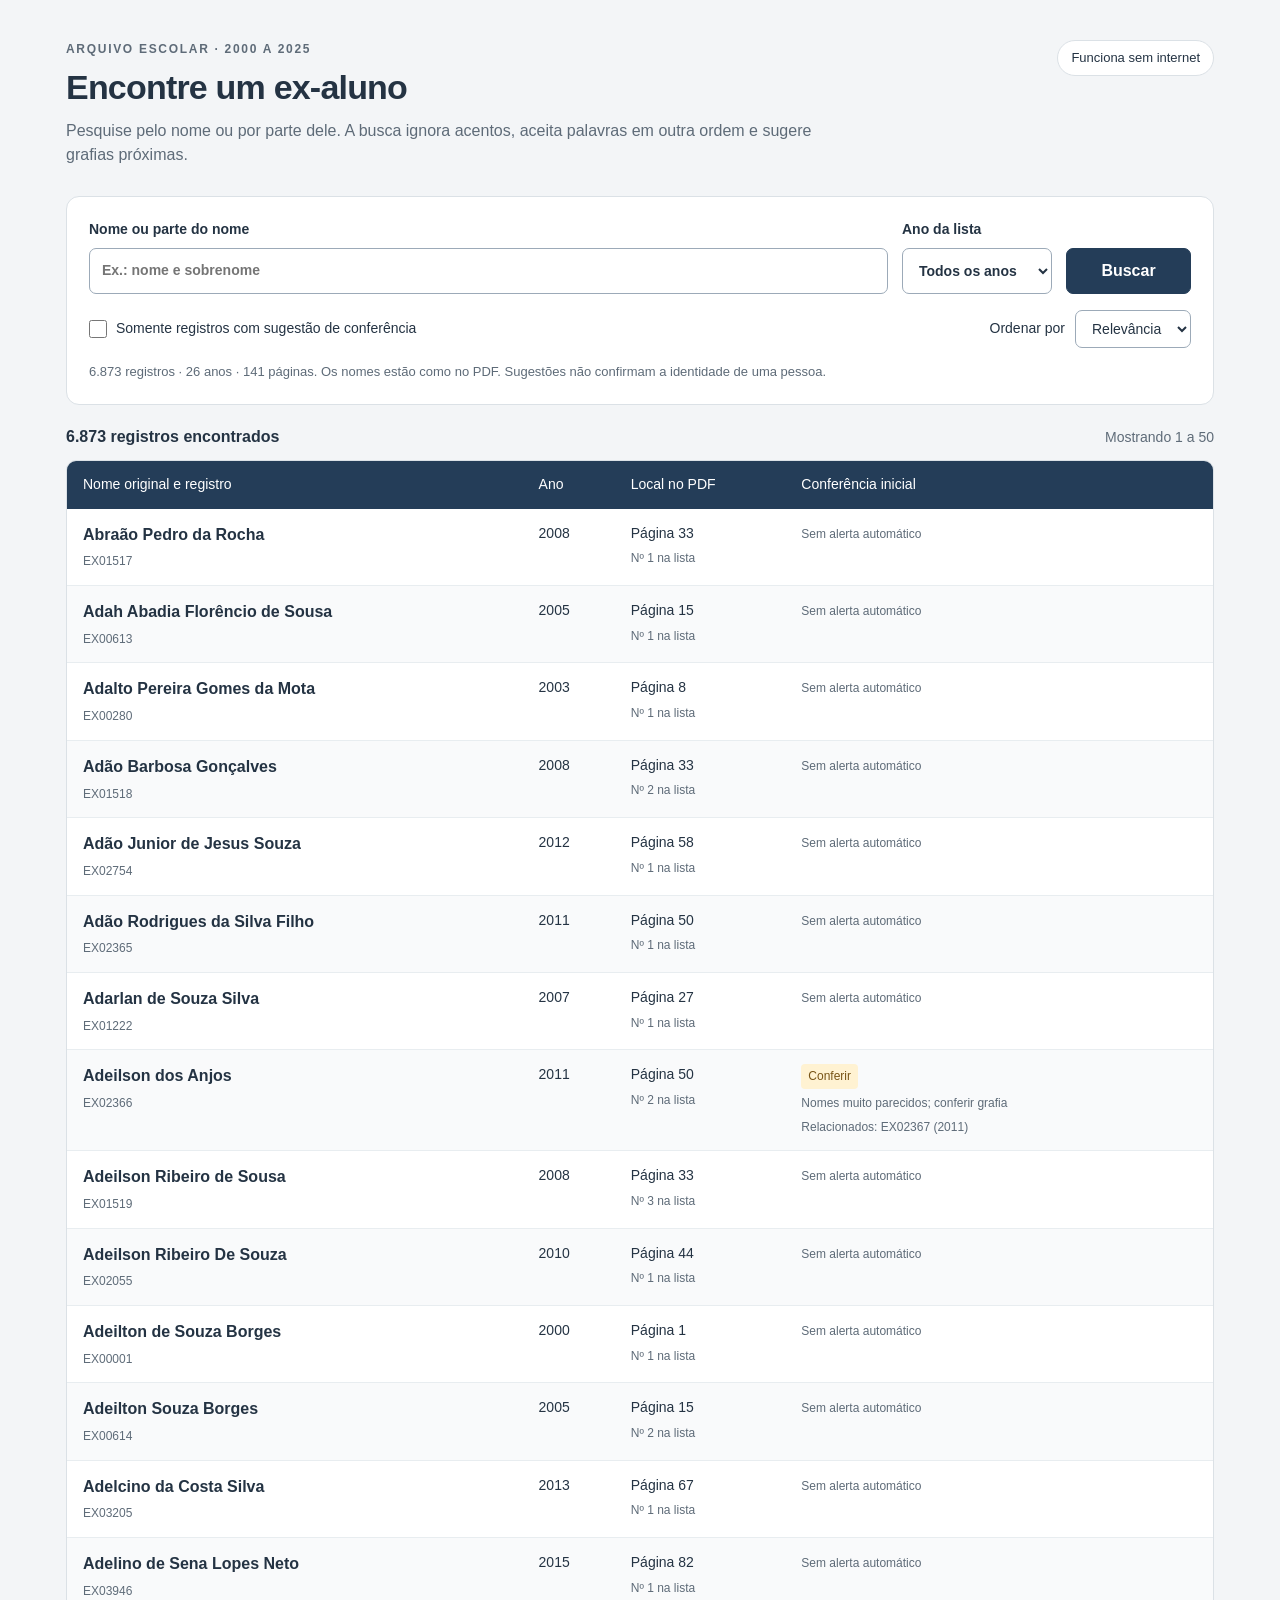
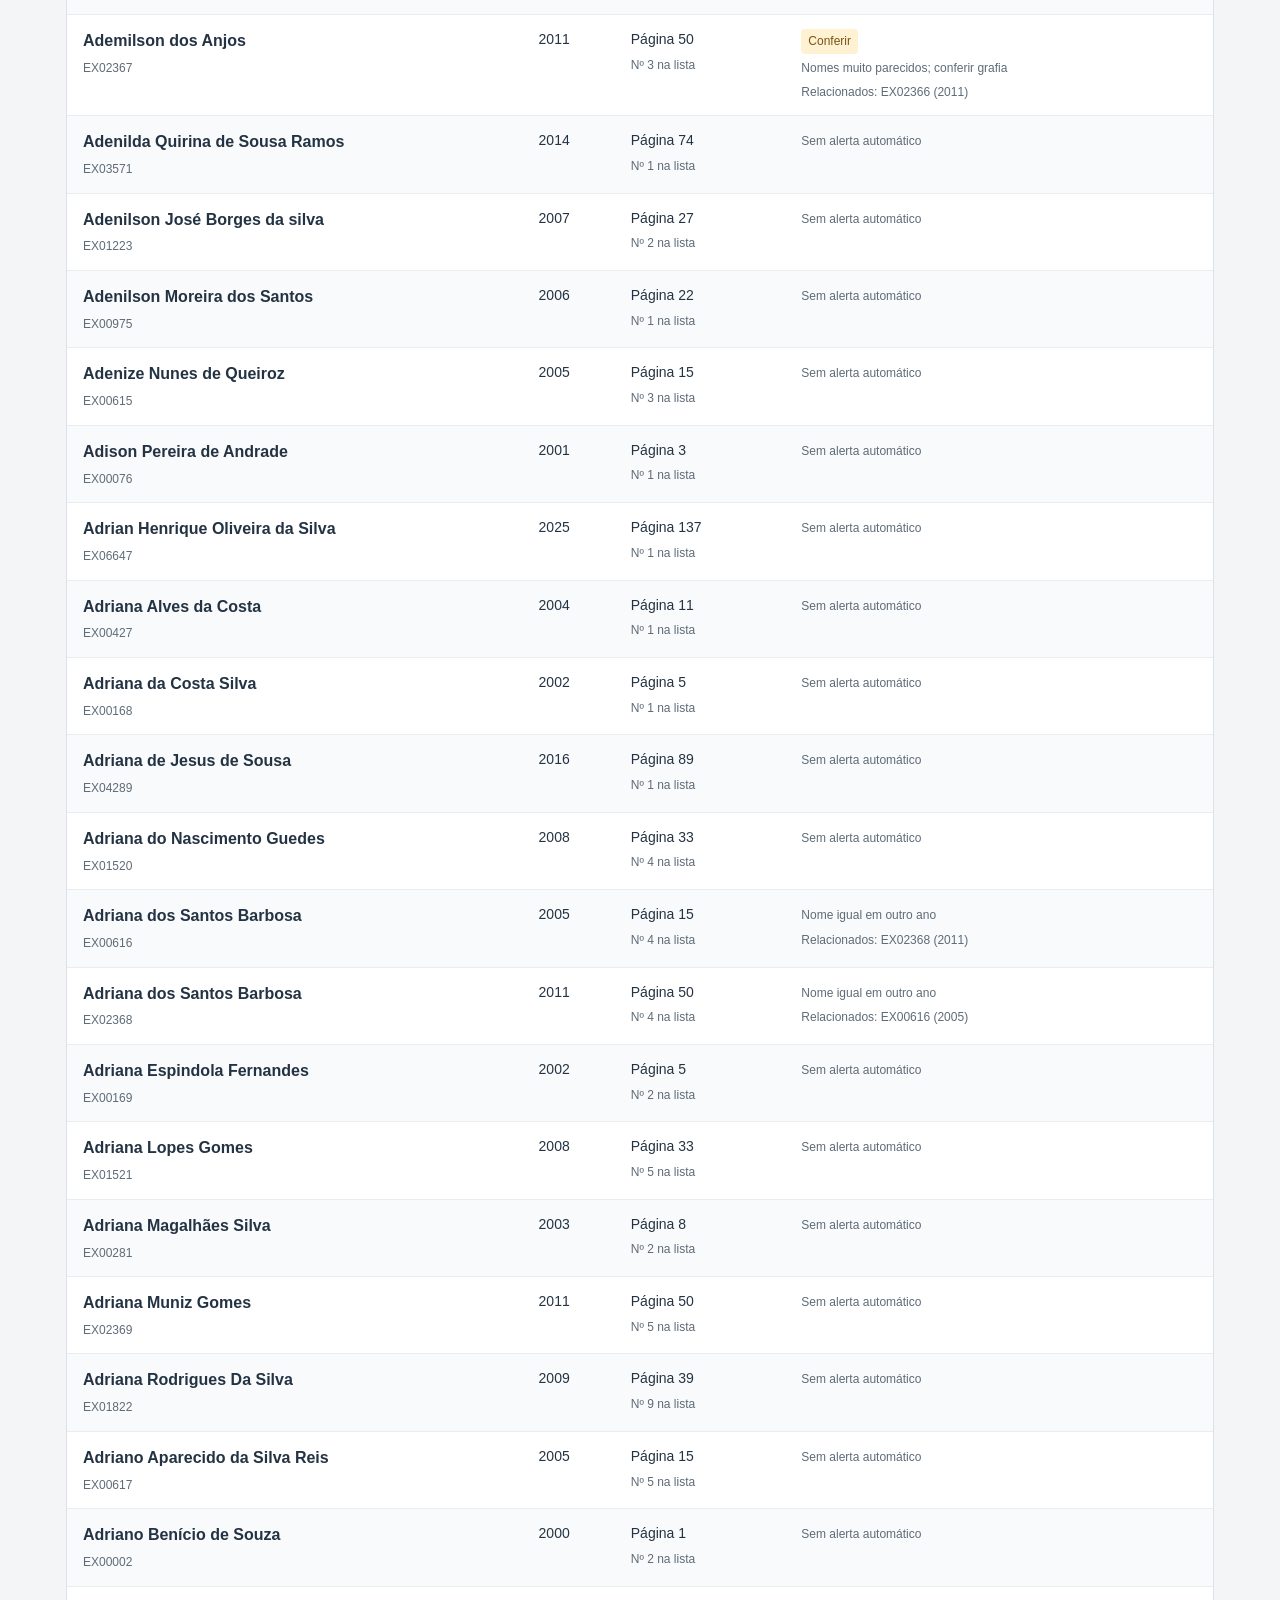
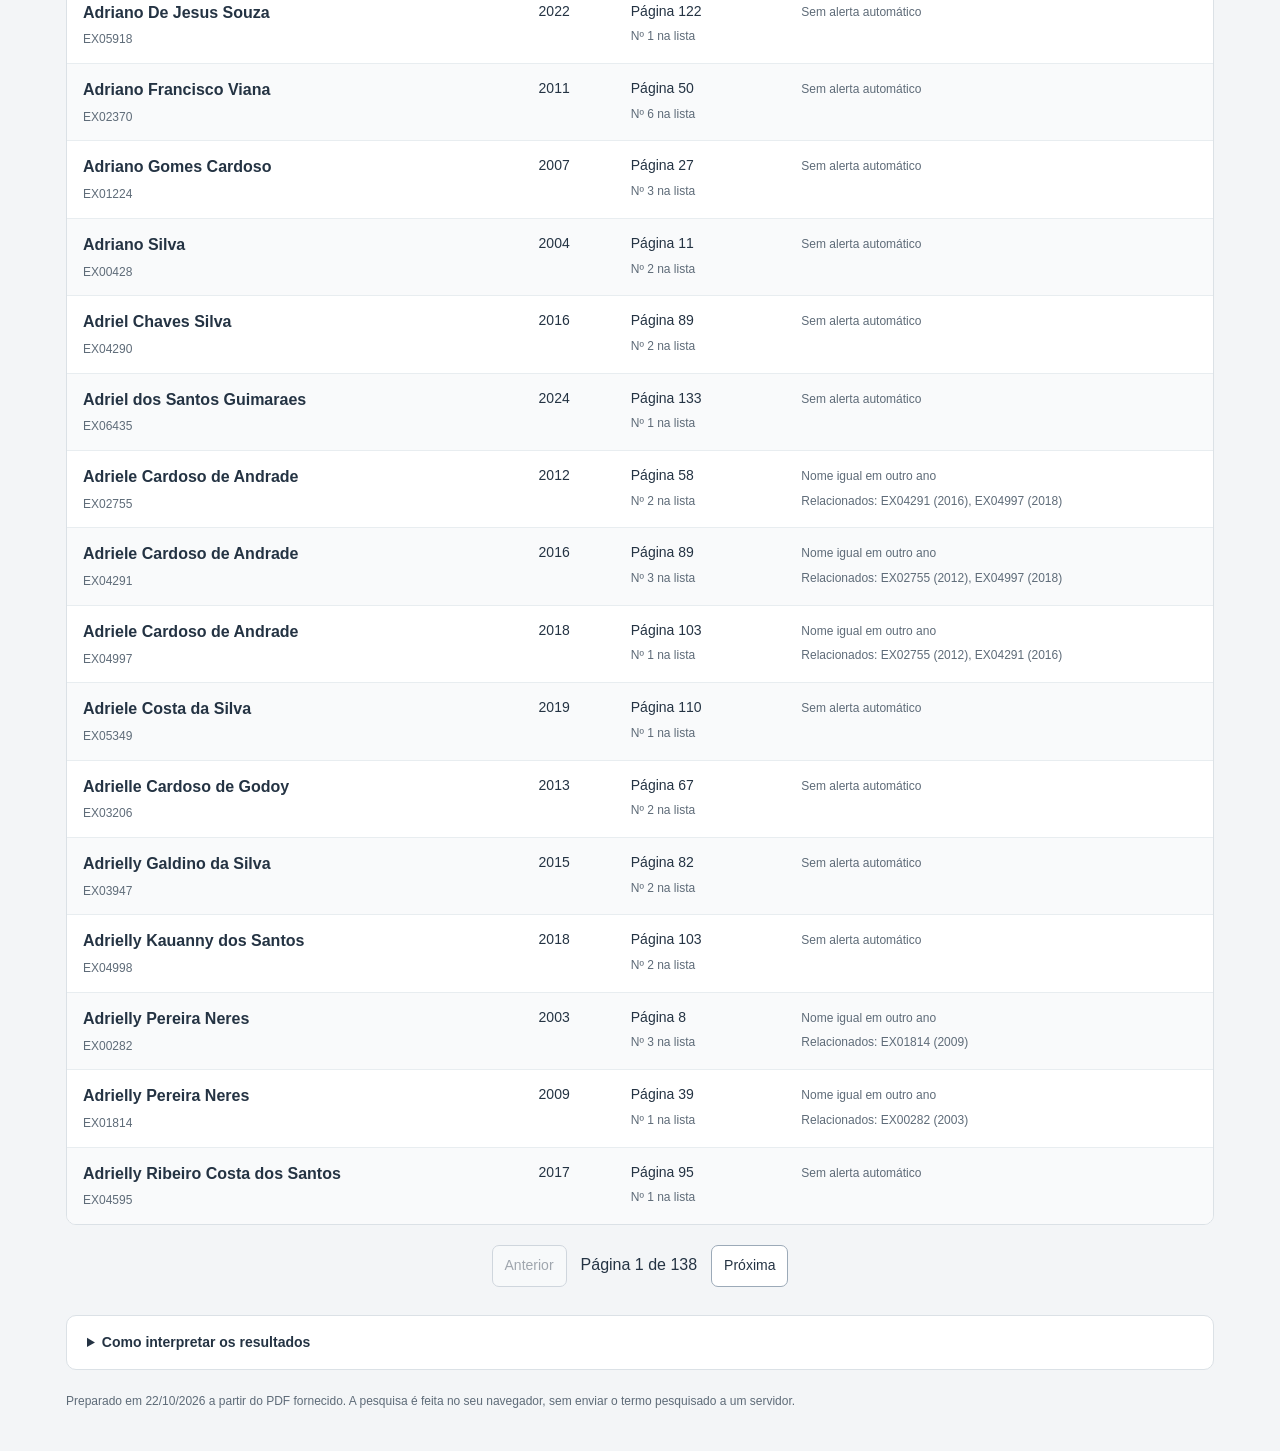
<file: index.html>
<!doctype html>
<html lang="pt-BR">
<head><meta charset="utf-8"><meta name="viewport" content="width=device-width,initial-scale=1"><meta name="description" content="Consulta de registros de ex-alunos de 2000 a 2025, com filtros por ano e busca por nomes semelhantes.">
<link rel="icon" href="./favicon.svg" type="image/svg+xml">
<title>Busca de ex-alunos · 2000–2025</title>
<link rel="stylesheet" href="./styles.css"></head>
<body><main><header><div><div class="eyebrow">Arquivo escolar · 2000 a 2025</div><h1>Encontre um ex-aluno</h1><p>Pesquise pelo nome ou por parte dele. A busca ignora acentos, aceita palavras em outra ordem e sugere grafias próximas.</p></div><span class="offline">Funciona sem internet</span></header>
<section class="box" aria-label="Pesquisa"><form id="searchForm"><label>Nome ou parte do nome<input id="query" type="search" placeholder="Ex.: nome e sobrenome" autocomplete="off"></label><label>Ano da lista<select id="year"><option value="">Todos os anos</option></select></label><button class="primary" type="submit">Buscar</button></form><div class="settings"><label class="check"><input id="reviewOnly" type="checkbox">Somente registros com sugestão de conferência</label><label class="sort">Ordenar por<select id="sort"><option value="relevance">Relevância</option><option value="name">Nome</option><option value="year">Ano</option></select></label></div><p class="help">6.873 registros · 26 anos · 141 páginas. Os nomes estão como no PDF. Sugestões não confirmam a identidade de uma pessoa.</p></section>
<div class="summary"><div id="resultCount" role="status" aria-live="polite"></div><div id="queryHint"></div></div>
<div class="table-wrap"><table><caption class="sr">Resultados da consulta de ex-alunos</caption><thead><tr><th>Nome original e registro</th><th>Ano</th><th>Local no PDF</th><th>Conferência inicial</th></tr></thead><tbody id="rows"></tbody></table></div>
<nav class="pager" aria-label="Páginas dos resultados"><button id="prev" type="button">Anterior</button><span id="pageLabel"></span><button id="next" type="button">Próxima</button></nav>
<details><summary>Como interpretar os resultados</summary><p>A página e o número original indicam onde localizar cada registro no PDF <strong>Ex-alunos 2000-2025.pdf</strong>. Os nomes estão como no texto extraído desse documento e podem conter erros de digitalização.</p><p>A conferência inicial reúne nomes iguais no mesmo ano, nomes muito parecidos, possíveis trocas entre I/l/1 ou O/0 e palavras em outra ordem. As comparações usam regras conservadoras e não detectam todos os erros. Nomes iguais em anos diferentes são informativos e não entram, por si só, no filtro de sugestões de conferência.</p><p>Confira o documento ou a imagem original antes de alterar nomes ou unir cadastros. O ano corresponde ao cabeçalho da lista, sem presumir que seja o ano de conclusão. IDs identificam entradas da lista; nomes iguais não confirmam que se trata da mesma pessoa.</p></details>
<footer>Preparado em 22/10/2026 a partir do PDF fornecido. A pesquisa é feita no seu navegador, sem enviar o termo pesquisado a um servidor.</footer><noscript><p class="box">Ative o JavaScript do navegador para consultar a lista.</p></noscript></main>

<script src="./dados.js" defer></script>
<script src="./app.js" defer></script></body></html>
</file>
<file: styles.css>
:root{color-scheme:light;--ink:#243343;--navy:#243d58;--line:#dbe1e6;--muted:#5e6b78;--paper:#fff;--bg:#f3f5f7;--amber:#fff2d2}*{box-sizing:border-box}body{margin:0;background:var(--bg);color:var(--ink);font:16px/1.55 Arial,sans-serif}main{max-width:1200px;margin:auto;padding:40px 26px}header{display:flex;justify-content:space-between;gap:18px;align-items:flex-start;margin-bottom:28px}.eyebrow{font-size:12px;font-weight:bold;letter-spacing:1.7px;color:var(--muted);text-transform:uppercase}h1{font-size:34px;line-height:1.15;margin:9px 0 12px;letter-spacing:-.8px}header p{margin:0;color:var(--muted);max-width:760px}.offline{white-space:nowrap;border:1px solid var(--line);border-radius:20px;padding:7px 13px;font-size:13px;background:white}.box{background:var(--paper);border:1px solid var(--line);border-radius:13px;padding:22px;margin-bottom:20px}form{display:grid;grid-template-columns:1fr 150px 125px;gap:14px;align-items:end}label{font-size:14px;font-weight:bold;display:block}input,select,button{font:inherit;border-radius:7px;border:1px solid #9caab8;min-height:46px;padding:9px 12px;background:#fff;color:var(--ink)}input,select{width:100%;margin-top:7px}input:focus,select:focus,button:focus-visible{outline:3px solid #a8c8e8;outline-offset:2px}button{cursor:pointer}button.primary{background:var(--navy);border-color:var(--navy);color:white;font-weight:bold}.settings{display:flex;justify-content:space-between;align-items:center;gap:20px;flex-wrap:wrap;margin-top:16px}.check{font-weight:normal;display:flex;align-items:center;gap:9px}.check input{width:18px;min-height:18px;margin:0}.sort{display:flex;align-items:center;gap:10px;font-weight:normal}.sort select{width:auto;margin:0;min-height:38px;font-size:14px}.help{font-size:13px;color:var(--muted);margin:14px 0 0}.summary{display:flex;align-items:center;justify-content:space-between;gap:16px;margin:20px 0 10px}#resultCount{font-weight:bold}#queryHint{color:var(--muted);font-size:14px}.table-wrap{overflow:auto;background:white;border:1px solid var(--line);border-radius:10px}table{border-collapse:collapse;width:100%;font-size:14px}th{text-align:left;background:var(--navy);color:white;padding:13px 16px;font-weight:normal;white-space:nowrap}td{border-bottom:1px solid #e8edf0;padding:14px 16px;vertical-align:top}tbody tr:last-child td{border:0}tbody tr:nth-child(even){background:#f9fafb}.name{font-size:16px;font-weight:bold;min-width:280px}.meta{font-size:12px;font-weight:normal;color:var(--muted);margin-top:5px}.pill{display:inline-block;background:var(--amber);color:#785416;border-radius:4px;padding:3px 7px;font-size:12px}.info{color:var(--muted);font-size:12px}.reason{max-width:300px}.pager{display:flex;gap:14px;align-items:center;justify-content:center;margin:20px 0}.pager button{min-height:38px;font-size:14px}.pager button:disabled{opacity:.4;cursor:default}details{background:white;border:1px solid var(--line);border-radius:10px;padding:16px 20px;margin-top:28px;font-size:14px}summary{font-weight:bold;cursor:pointer}details p{max-width:980px}footer{font-size:12px;color:var(--muted);margin-top:22px}.empty{text-align:center;padding:40px;color:var(--muted)}.sr{position:absolute;width:1px;height:1px;padding:0;overflow:hidden;clip:rect(0,0,0,0);white-space:nowrap}
@media(max-width:720px){main{padding:24px 14px}header{display:block}h1{font-size:28px}.offline{display:inline-block;margin-top:16px}form{grid-template-columns:1fr 110px}form label:first-child{grid-column:1/-1}.box{padding:16px}.settings{gap:12px}.summary{display:block}.name{min-width:240px}}
</file>
